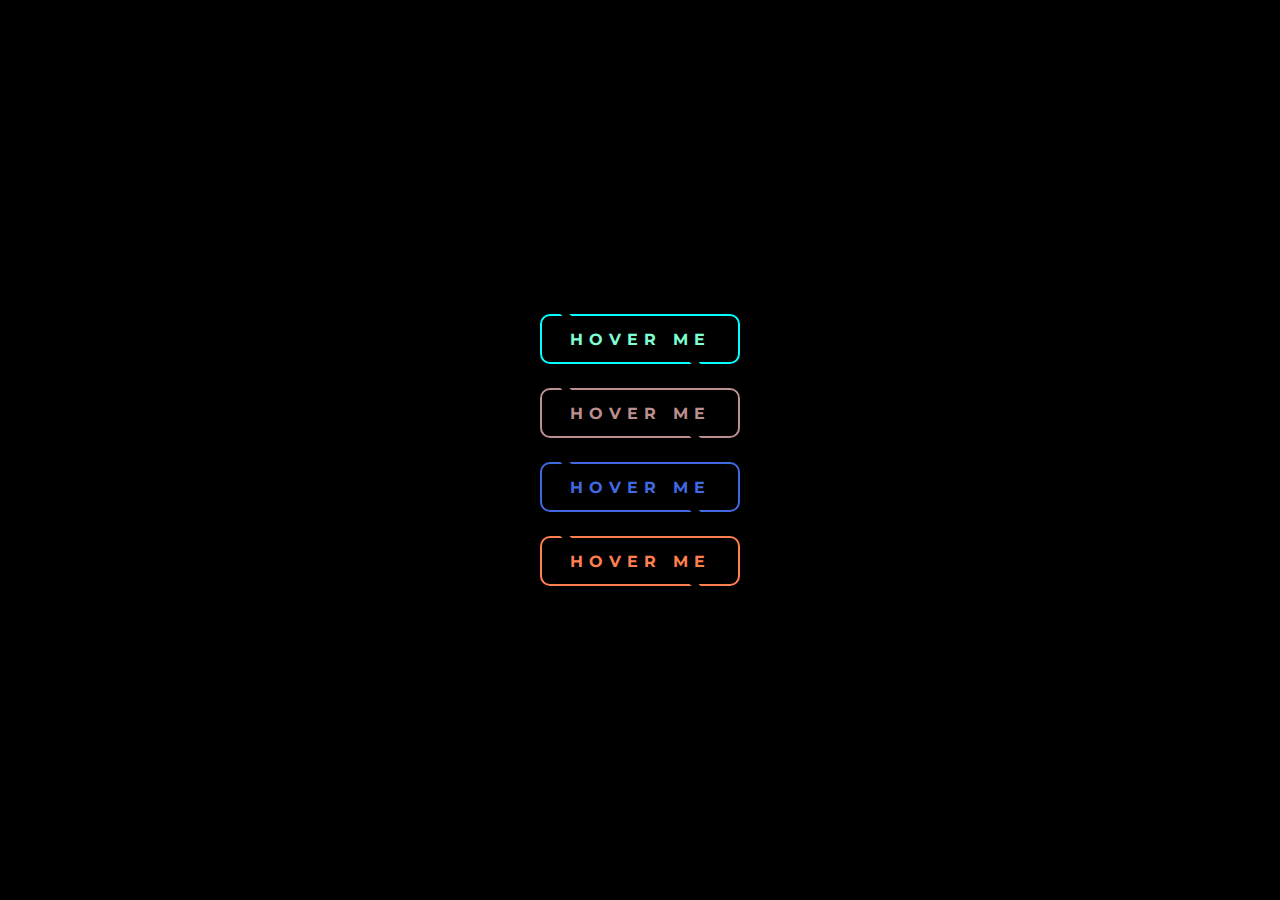
<file: Desafio CSS/Dia 02/index.html>
<!DOCTYPE html>

<html lang="pt-br">
    <head>
        <meta charset="UTF-8">
        <title>Curso de CSS3</title>

        <link rel="stylesheet" href="style.css">
    </head>
    <body>

        <main class="conteiner">

            <div class="d1">
                <button class="btn1">HOVER ME</button>
                <button class="btn2">HOVER ME</button>
                <button class="btn3">HOVER ME</button>
                <button class="btn4">HOVER ME</button>
            </div>


        </main>
        
    
    </body>
    </html>
</file>
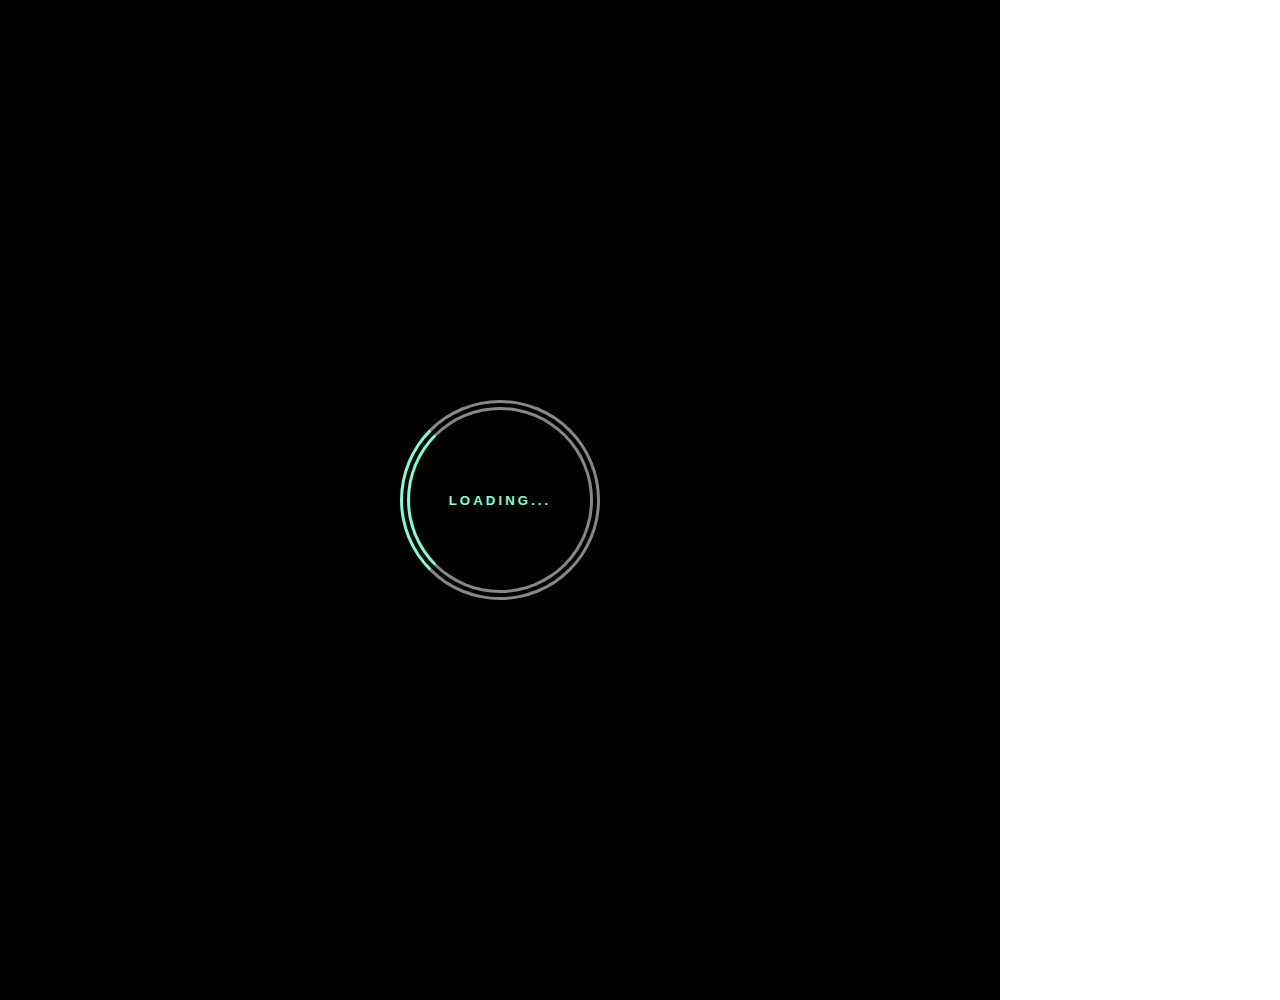
<file: Desafio CSS/Dia01/index.html>
<!DOCTYPE html>

<html lang="pt-br">
    <head>
        <meta charset="UTF-8">
        <title>Loading Animado</title>

        
        <link rel="stylesheet" href="style.css">

    </head>
    <body>
        <main class="container">
            <p class="spinner-text">LOADING...</p>
            <div class="spinner"></div>
        </main>

    </body>

    </html>
</file>
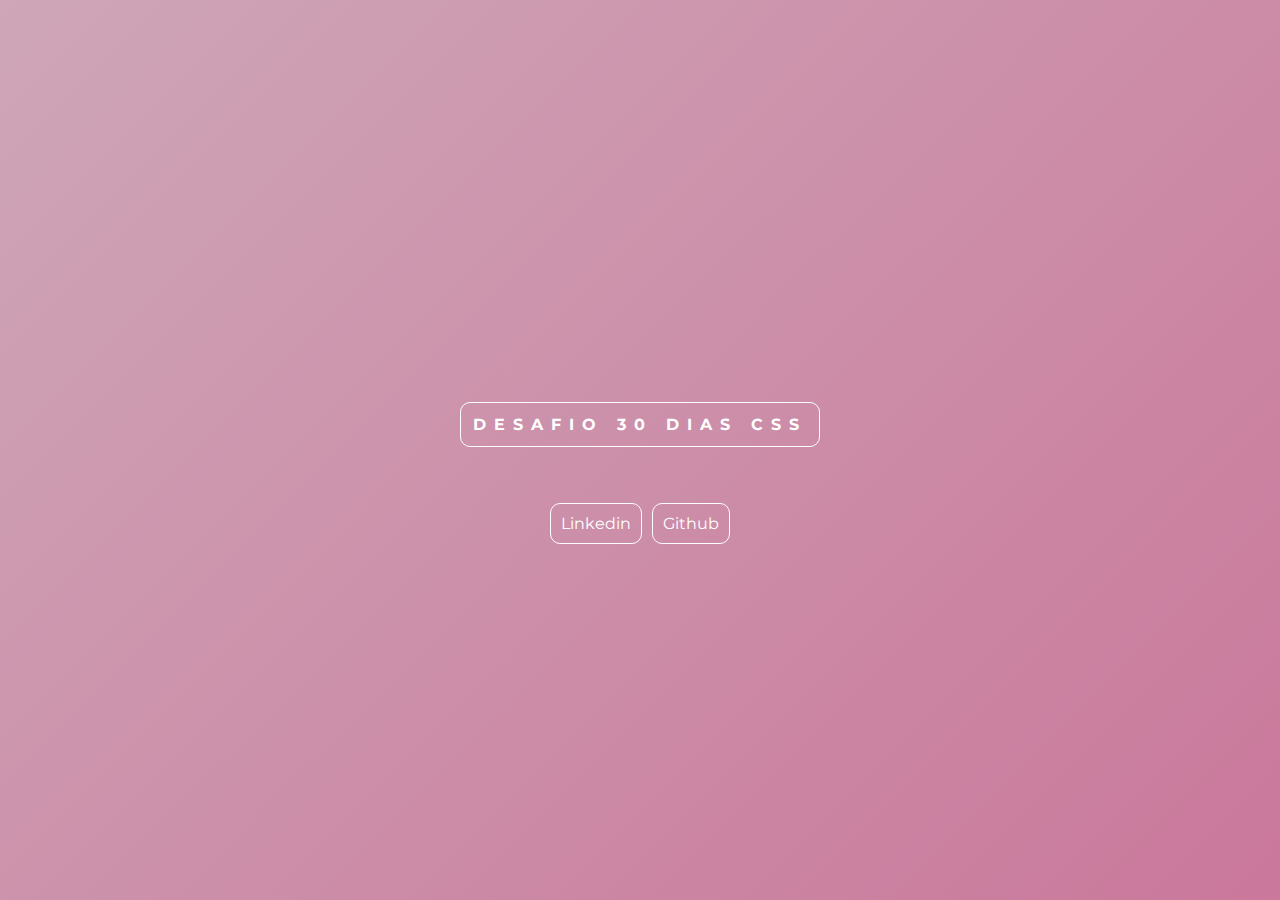
<file: Desafio CSS/Dia03/index.html>
<!DOCTYPE html>

<html lang="pt-br">
    <head>
        <meta charset="UTF-8">
        <title>Desafio CSS</title>
        <link rel="stylesheet" href="style.css">

    </head>
    <body>
        <div class="d1">
            <h1>Desafio 30 dias CSS</h1>

        <div class="social-media">
                <a href="https://www.linkedin.com/in/michele-arias-70a868136/" target="_blank">Linkedin</a>
                <a href="https://github.com/michelearias" target="_blank">Github</a>
        </div>

        </div>

    </body>

    </html>
</file>
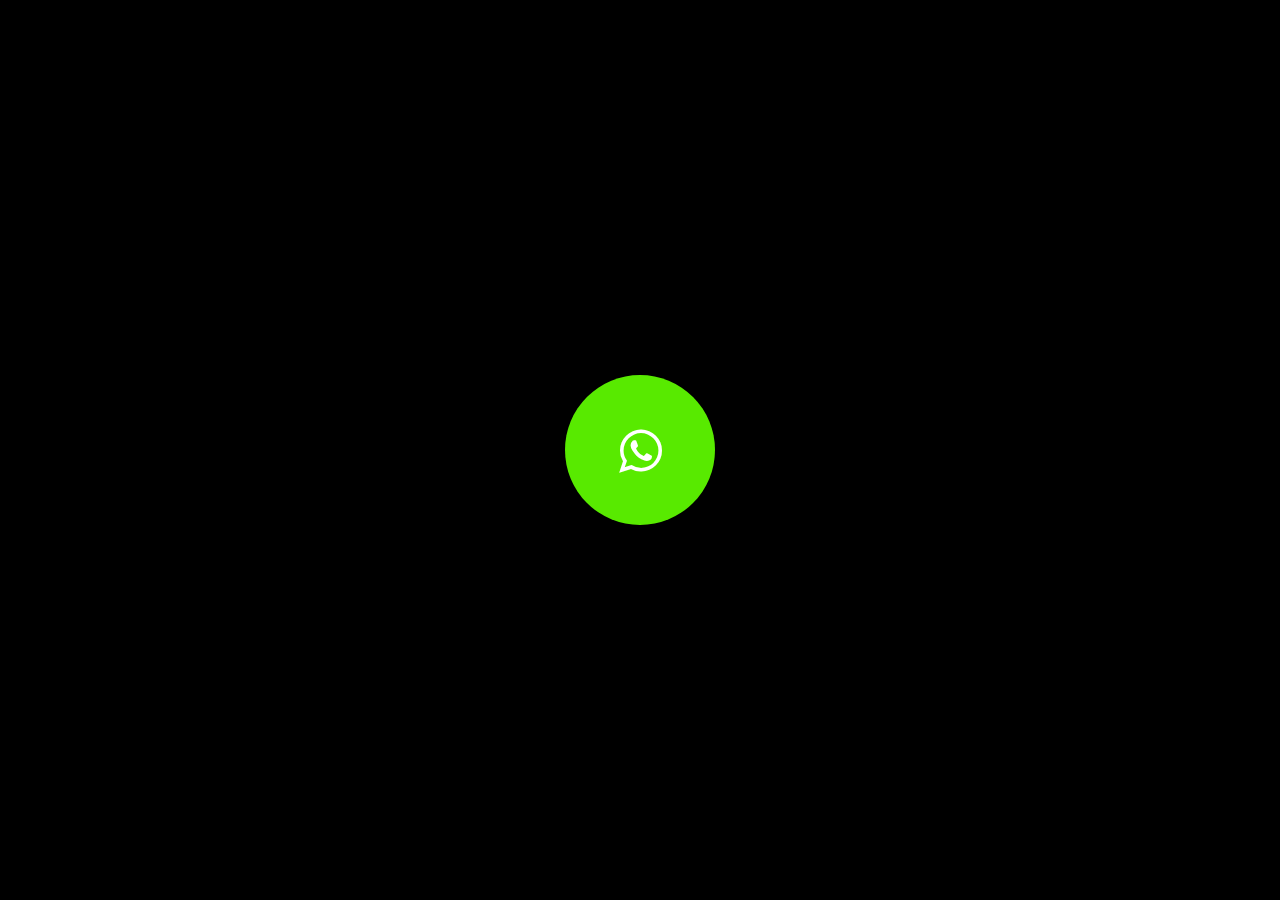
<file: Desafio CSS/Dia04/index.html>
<!DOCTYPE html>
<html lang="pt-br">
<head>
    <meta charset="UTF-8">
    <meta name="viewport" content="width=device-width, initial-scale=1.0">
    <meta http-equiv="X-UA-Compatible" content="ie=edge">
    <title>Desafio CSS - Dia 04</title>
    <link rel="stylesheet" href="style.css">
    <link rel="stylesheet" href="https://stackpath.bootstrapcdn.com/font-awesome/4.7.0/css/font-awesome.min.css" integrity="sha384-wvfXpqpZZVQGK6TAh5PVlGOfQNHSoD2xbE+QkPxCAFlNEevoEH3Sl0sibVcOQVnN" crossorigin="anonymous">

</head>
<body>
    <div class="pulse">
            <i class="fa fa-whatsapp" aria-hidden="true"></i>

    </div>
    
</body>
</html>
</file>
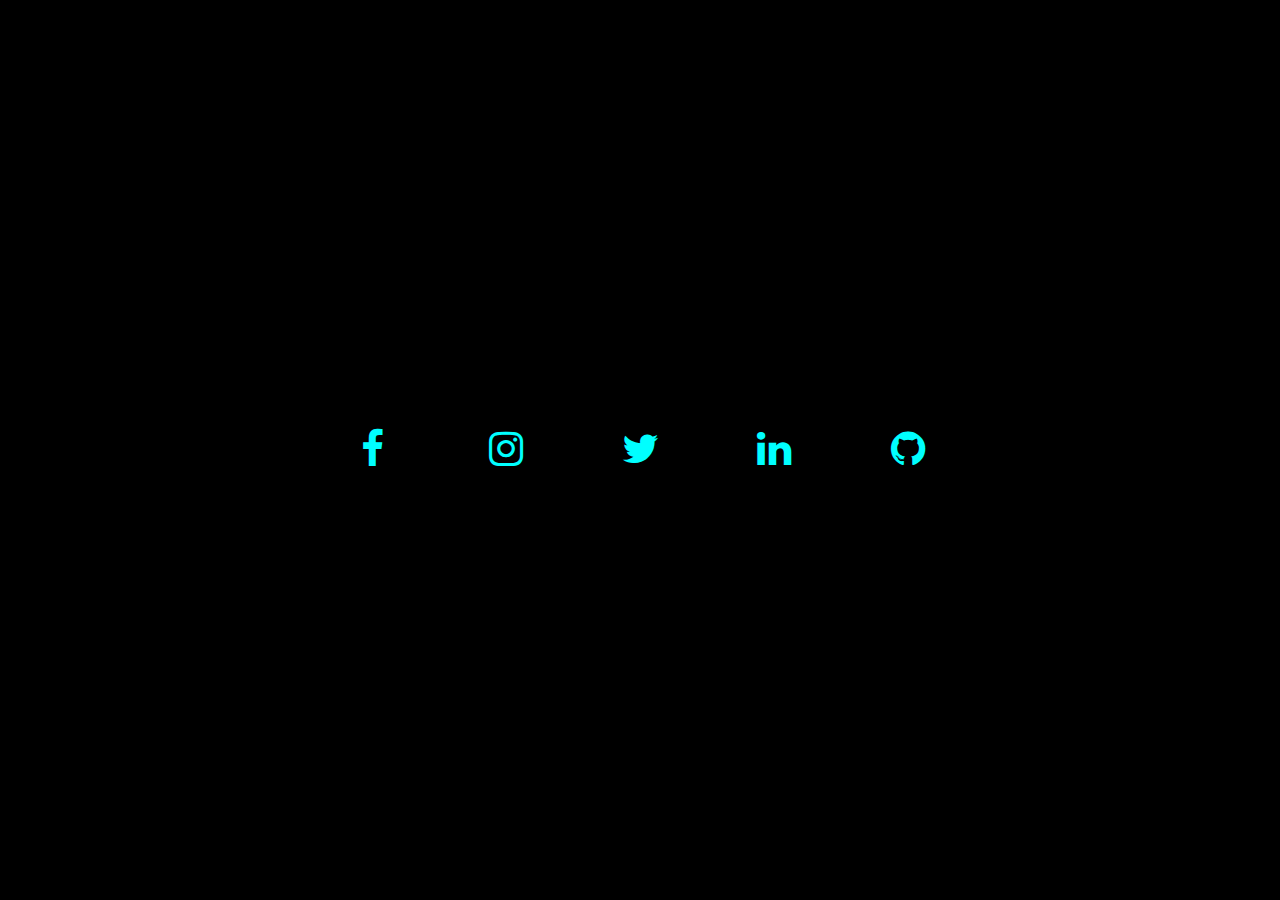
<file: Desafio CSS/Dia05/index.html>
<!DOCTYPE html>
<html lang="pt-br">
<head>
    <meta charset="UTF-8">
    <meta name="viewport" content="width=device-width, initial-scale=1.0">
    <meta http-equiv="X-UA-Compatible" content="ie=edge">
    <title>Desafio CSS</title>
    <link rel="stylesheet" href="style.css">
    <link rel="stylesheet" href="https://stackpath.bootstrapcdn.com/font-awesome/4.7.0/css/font-awesome.min.css" integrity="sha384-wvfXpqpZZVQGK6TAh5PVlGOfQNHSoD2xbE+QkPxCAFlNEevoEH3Sl0sibVcOQVnN" crossorigin="anonymous">
</head>
<body>
    <div class="social-media">
        <a href="#"><i class="fa fa-facebook" aria-hidden="true"></i></a>
        <a href="#"><i class="fa fa-instagram" aria-hidden="true"></i></a>
        <a href="#"><i class="fa fa-twitter" aria-hidden="true"></i></a>
        <a href="#"><i class="fa fa-linkedin" aria-hidden="true"></i></a>
        <a href="#"><i class="fa fa-github" aria-hidden="true"></i></a>
    </div>
    
</body>
</html>
</file>
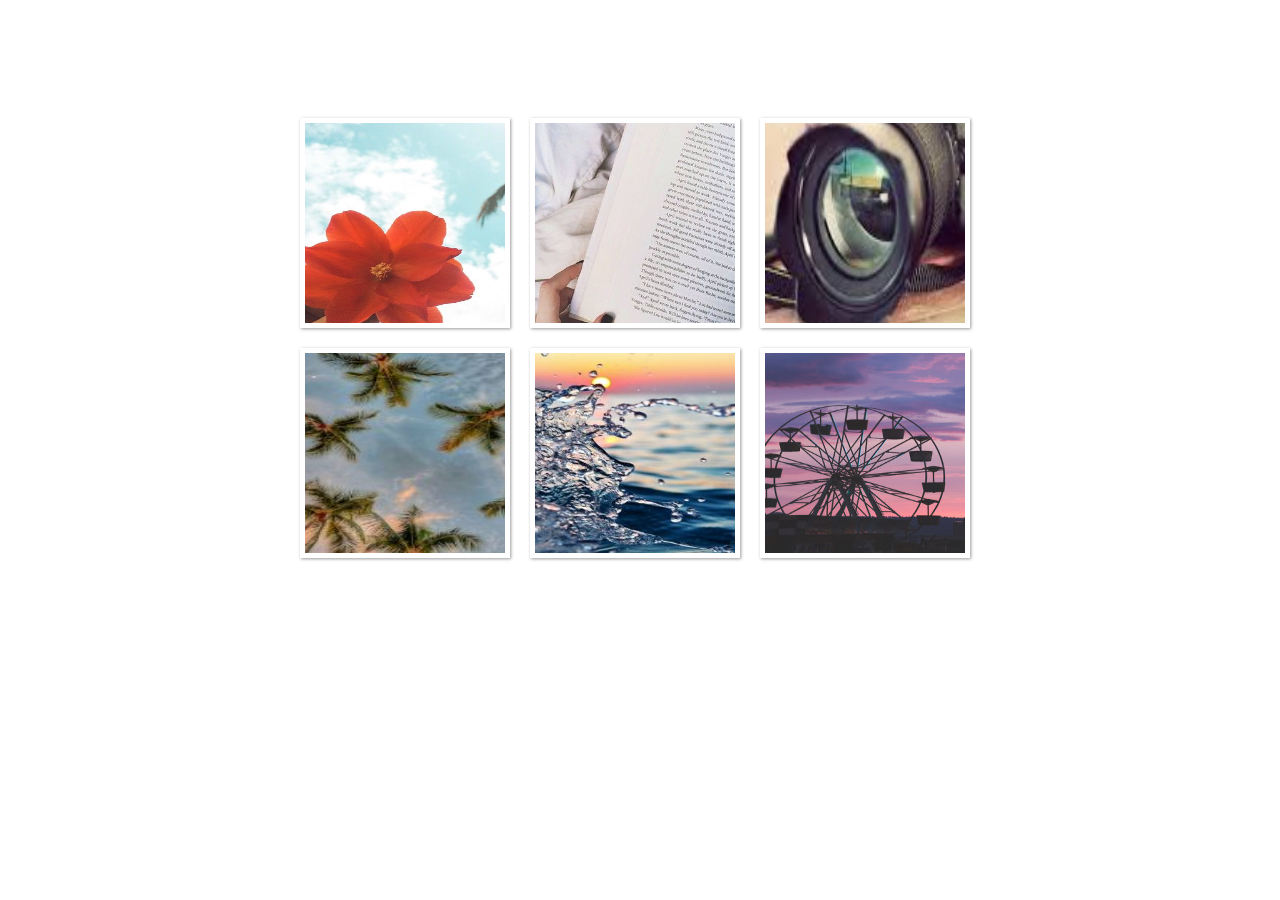
<file: Desafio CSS/Dia06/index.html>
<!DOCTYPE html>
<html lang="pt-br">
<head>
    <meta charset="UTF-8"/>
    <title>Tudo sobre Google Glass</title>
    
    <link rel="stylesheet" href="style.css"/>
    
</head>


<body>
    <div id="interface">

<ul id="album-fotos"> <!--criar album de fotos-->

<li id="foto01"><span>Lorem ipsum dolor sit amet.</li></span> <!-- lista de itens / lista nao ordenada-->
<li id="foto02"><span>Lorem ipsum dolor sit amet.</li></span>
<li id="foto03"><span>Lorem ipsum dolor sit amet</li></span>
<li id="foto04"><span>Lorem ipsum dolor sit amet</li></span>
<li id="foto05"><span>Lorem ipsum dolor sit amet.</li></span>
<li id="foto06"><span>Lorem ipsum dolor sit amet.</li></span>
</ul>
  
    </div>
</body>
</html>
</file>
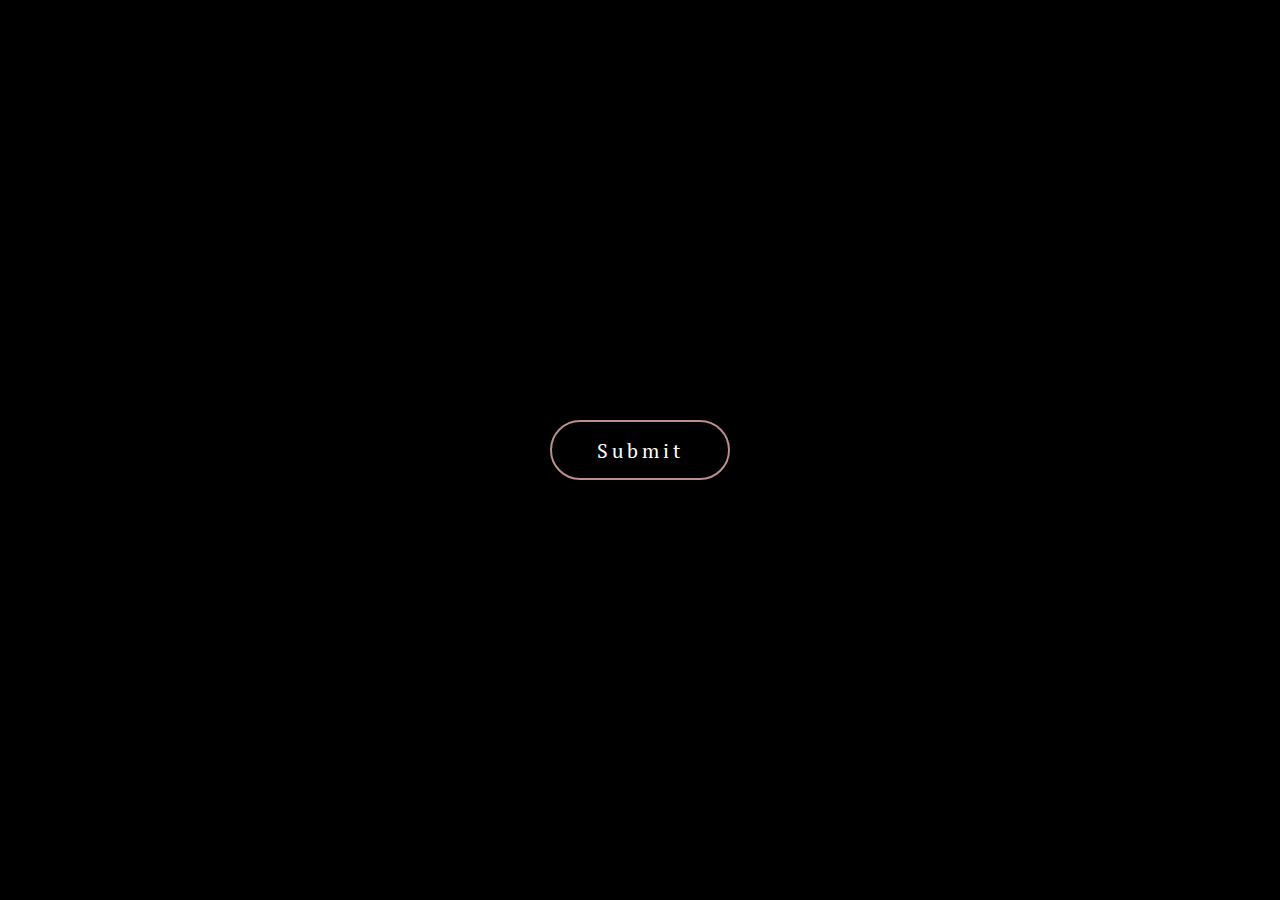
<file: Desafio CSS/Dia07/index.html>
<!DOCTYPE html>
<html lang="pt-br">
<head>
    <meta charset="UTF-8"/>
    <title>Desafio CSS</title>
    
    <link rel="stylesheet" href="style.css"/>
    
</head>


<body>
   <button>
       <span>Submit</span>
       <svg xmLns="http://www.w3.org/2000/svg" width="24" height="24" viewBox="0 0 24 24">
            <path d="M0 11c2.761.575 6.312 1.688 9 3.438 3.15-4.23 8.828-8.187 15-11.438-5.861 5.775-10.711 12.328-14 18.917-2.651-3.766-5.547-7.271-10-10.917z">
            </path>
       </svg>
   </button>
</body>
</html>
</file>
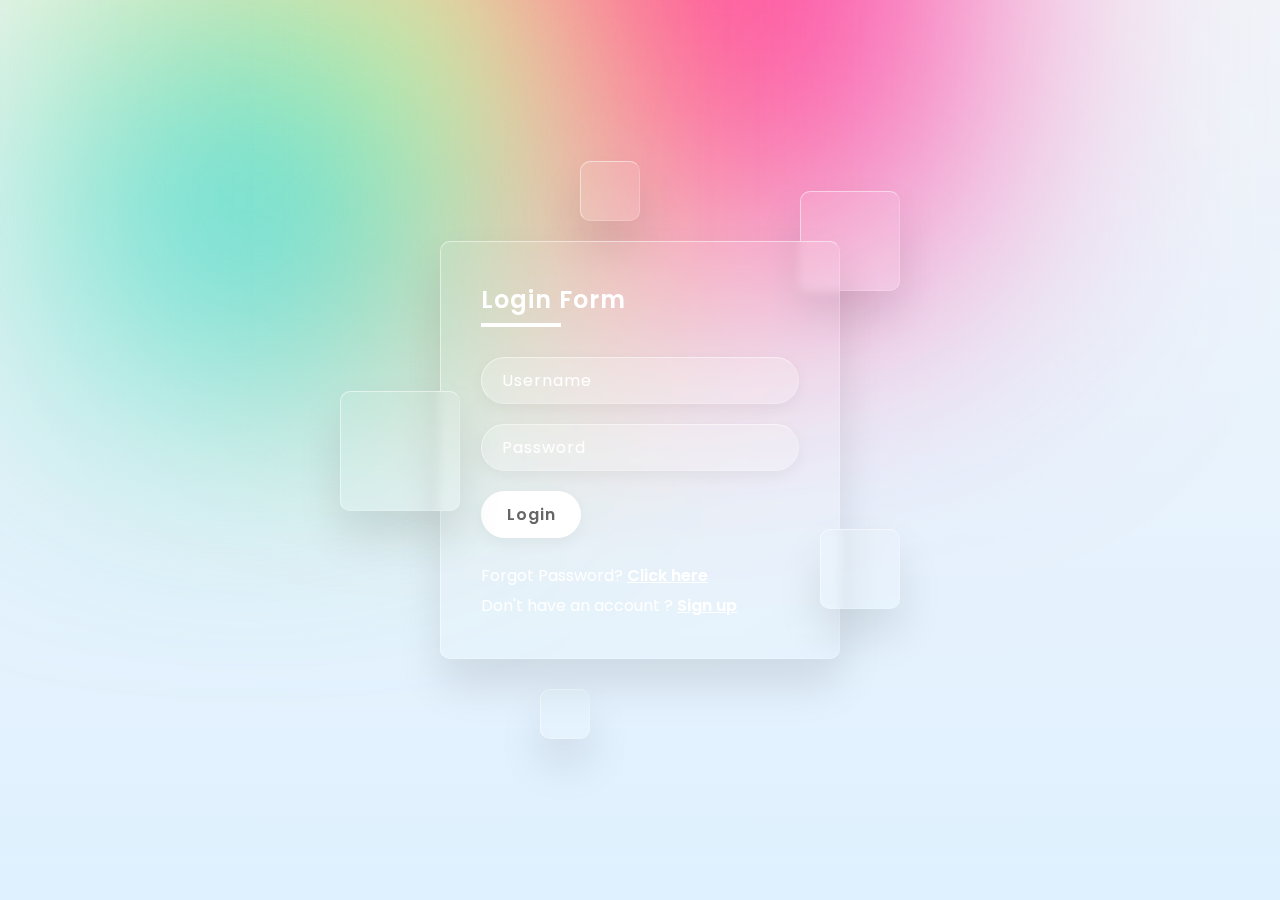
<file: Desafio CSS/Dia08/index.html>
<!DOCTYPE html>
<html lang="pt-br">
<head>
    <meta charset="UTF-8">
    <meta http-equiv="X-UA-Compatible" content="IE=edge">
    <meta name="viewport" content="width=device-width, initial-scale=1.0">
    <title>Formulário Login</title>
    <link rel="stylesheet" href="style.css">
</head>
<body>
    <section>
        <div class="color"></div>
        <div class="color"></div>
        <div class="color"></div>
        <div class="box">
            <div class="square" style="--i:0;"></div>
            <div class="square" style="--i:1;"></div>
            <div class="square" style="--i:2;"></div>
            <div class="square" style="--i:3;"></div>
            <div class="square" style="--i:4;"></div>
            <div class="container">
                <div class="form">
                    <header><h2>Login Form</h2></header>
                    <form action="">
                        <div class="inputBox">
                            <input type="text" name="fname" id="fname" placeholder="Username"></div>
                        <div class="inputBox">
                            <input type="password" name="fsenha" id="fsenha" placeholder="Password"></div>
                        <div class="inputBox">
                            <input type="submit" value="Login"></div>

                        <p class="forget">Forgot Password? <a href="#">Click here</a></p>
                        <p class="forget">Don't have an account ? <a href="#">Sign up</a></p>
                    </form>
                </div>
            </div>

        </div>
    </section>

    
</body>
</html>
</file>
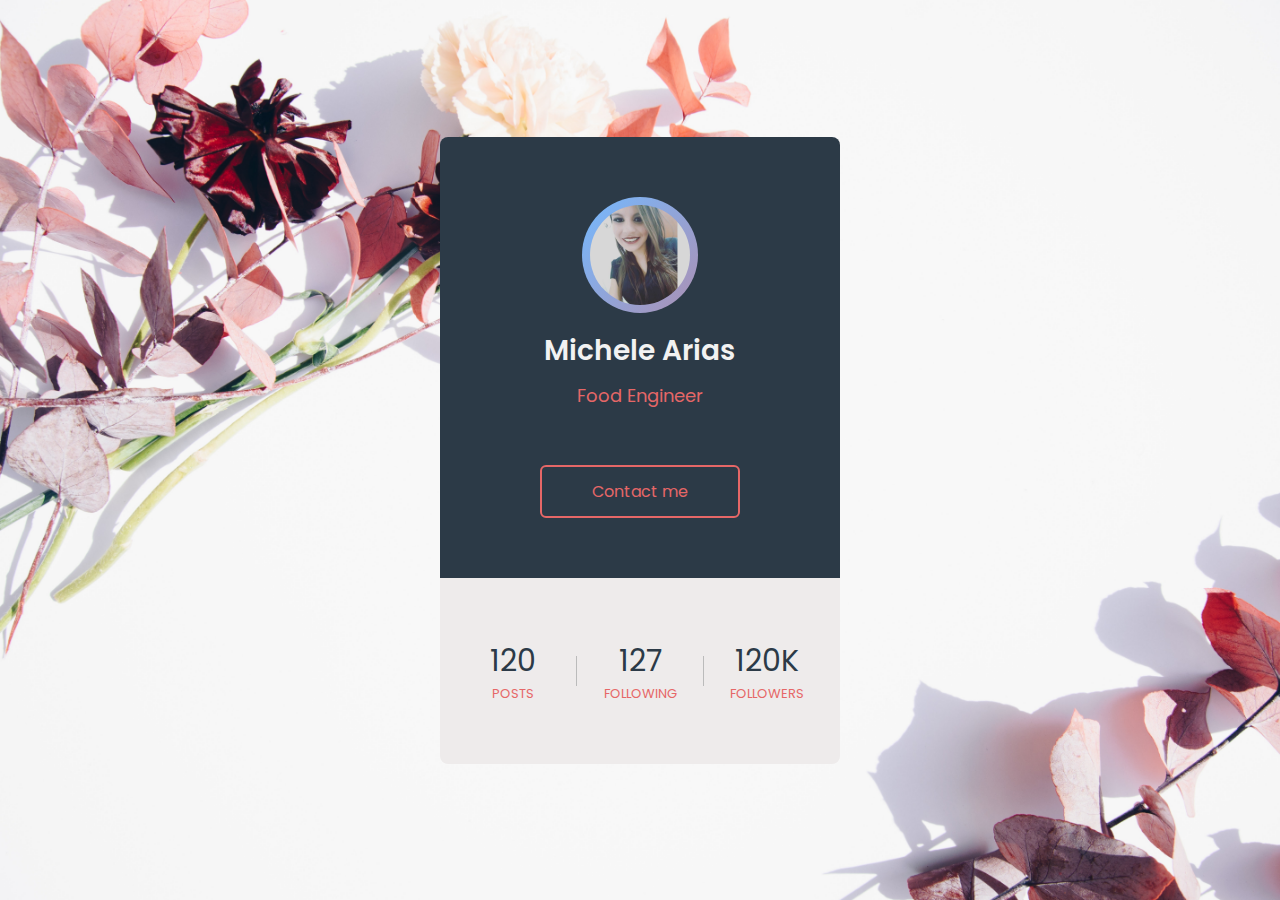
<file: Desafio CSS/Dia09/index.html>
<!DOCTYPE html>
<html lang="pt-br">
<head>
    <meta charset="UTF-8">
    <meta http-equiv="X-UA-Compatible" content="IE=edge">
    <meta name="viewport" content="width=device-width, initial-scale=1.0">
    <title>Profile Card</title>
    <link rel="stylesheet" href="style.css">
    <link rel="stylesheet" href="https://cdnjs.cloudflare.com/ajax/libs/font-awesome/6.0.0-beta3/css/all.min.css" integrity="sha512-Fo3rlrZj/k7ujTnHg4CGR2D7kSs0v4LLanw2qksYuRlEzO+tcaEPQogQ0KaoGN26/zrn20ImR1DfuLWnOo7aBA==" crossorigin="anonymous" referrerpolicy="no-referrer" />
    
</head>
<body>
    <div class="profile-card">
        <div class="card-header">
            <div class="pic">
                <img src="imagens/1599895884312.jpg" alt="Foto do perfil">
            </div>
            <div class="name">Michele Arias</div>
            <div class="desc">Food Engineer</div>
            <div class="social-media">
                <a href="#" class="fab  fa-facebook"></a>
                <a href="#" class="fab fa-instagram"></a>
                <a href="#" class="fab fa-github"></a>
                <a href="#" class="fab fa-youtube"></a> 
            </div>
            <a href="#" class="contact-btn">Contact me</a>
        </div>
        <div class="card-footer">
            <div class="numbers">
                <div class="item">
                    <span>120</span>
                    Posts
                </div>
                <div class="border"></div>
                <div class="item">
                    <span>127</span>
                    Following
                </div>
                <div class="border"></div>
                <div class="item">
                    <span>120K</span>
                    Followers
                </div>
            </div>
        </div>
    </div>
    
</body>
</html>
</file>
<file: Desafio CSS/Dia 02/style.css>
@charset "UTF-8";

@import url('https://fonts.googleapis.com/css2?family=Montserrat:wght@200&display=swap');

body {
    margin: 0px;
    padding: 0px;
}

.conteiner {
    background: #000;
    background-size: 400% 400%;
    width: 100vw;
    height: 100vh;
    display: flex;
    justify-content: center;
    align-items: center;

}

.d1 {
    width: 20rem;
    height: 20rem;
    display: flex;
    align-items: center;
    justify-content: space-evenly;
    flex-direction: column;
}

button {
    font-family:'Montserrat', sans-serif;
    font-size: 16px;
    font-weight: 700;
    border-radius: 10px;
    letter-spacing: 6px;
    text-transform: uppercase;
    width: 200px;
    height: 50px;
    background-color: transparent;
    cursor: pointer;
    outline: none;
    position: relative;
}

.btn1 {
    color: aquamarine;
    border: 2px solid aqua;
}

.btn2 {
    color: rosybrown;
    border: 2px solid rosybrown;
}

.btn3 {
    color: royalblue;
    border: 2px solid royalblue;
}

.btn4 {
    color: coral;
    border: 2px solid coral;
}


.btn1::before, .btn1::after, .btn2::before, .btn2::after, .btn3::before, .btn3::after, .btn4::before, .btn4::after {
    content: "";
    position: absolute;
    height: 3px;
    width: 9px;
    background-color: #000;
    transform: skewX(50deg);
    transition: .4s linear;
}

.btn1::before, .btn2::before, .btn3::before, .btn4::before   {
    top: -2px;
    left: 10%;
}

.btn1::after, .btn2::after, .btn3::after, .btn4::after {
    bottom: -2px;
    right: 20%;
}

.btn1:hover::after, .btn2:hover::after, .btn3:hover::after, .btn4:hover::after {
    right: 85%;
}

.btn1:hover::before, .btn2:hover::before, .btn3:hover::before, .btn4:hover::before {
    left: 85%;
}
</file>
<file: Desafio CSS/Dia01/style.css>
@charset "UTF-8";

@keyframes loading { /* inserir animacao */
   0% {transform: rotate(0)}
   100% {transform: rotate(360deg)}
}

body {
    margin: 0px; /* margem */
    padding: 0px; /* margem interna */
}

.container {
    width: 1000px; /* largura */
    height: 1000px; /* altura */
    background-color: #000; /* cor de fundo */
    display: flex;
    justify-content: center;
    align-items: center;
    position: relative;
}

.spinner-text {
    color:aquamarine; /* cor do texto */
    font-family: 'Franklin Gothic Medium', 'Arial Narrow', Arial, sans-serif;
    font-size: 10pt; /* tamanho da fonte */
    font-weight: 800; /* peso da fonte */
    text-transform: uppercase; /* letras maiúsculas */
    text-align: center; /* alinhamento do texto */
    position: absolute;
    letter-spacing: 3px;
}

.spinner {
    border-radius: 100%;
    border: 10px double #888;
    border-left-color:aquamarine;
    height: 180px;
    width: 180px;
    display: flex;
    justify-content: center;
    align-items: center;
    animation-name: loading; /* nome da animacao */
    animation-duration: 2s; /* duracao da animacao */
    animation-timing-function: linear; 
    animation-iteration-count: infinite;
}
</file>
<file: Desafio CSS/Dia03/style.css>
@charset "UTF-8";

@import url('https://fonts.googleapis.com/css2?family=Montserrat:wght@200&display=swap');

@keyframes backgroundTransition { /* animacao transicao de animacao */
    0% {
        background-position: 0% 70%;
    }
    50% {
        background-position: 70% 100%;
    }
    100% {
        background-position: 0% 80%;
    }
}

body {
    margin: 0px;
    padding: 0px;
    color: #fff;
}

.d1 {
    width: 100vw; /* largura (100% da largura da janela)*/
    height: 100vh; /* altura (100% da altura da janela */
    background: linear-gradient(-45deg, #62223e, #3b1c2a, #c96992, #cea6b7); /* gradiente de cores para gradiente */
    background-size: 400% 400%;
    display: flex;
    flex-direction: column;
    justify-content: center;
    align-items: center;
    animation-name: backgroundTransition; /* nome da animacao */
    animation-duration: 10s; /* duracao da animacao */
    animation-iteration-count: infinite; /* quantas vezes a animacao ira se repetir */
    animation-timing-function: ease-in-out; /* configura a curva de velocidade da animacao */
}

h1 {
    margin: 50px; /* margem */
    padding: 12px 12px; /* margem interna */
    border: 1px solid #fff; /* configuracao bordas */
    border-radius: 10px; /* arredondamento da borda */
    font-size: 16px; /* tamanho da fonte */
    font-family: 'Montserrat', sans-serif; /* nome da fonte */
    font-weight: bold; /* peso da fonte */
    letter-spacing: 8px; /* espacamento entre as letras */
    text-transform: uppercase; /* letras maiusculas */

}

.social-media {
    margin-top: 1px;
    display: flex;
}

a {
    margin:5px;
    font-family: 'Montserrat', sans-serif; 
    font-size: 16px;
    text-decoration: none;
    color: #fff;
    border: 1px solid #fff;
    border-radius: 10px;
    padding: 10px 10px;
    min-width: 4px;
    display: flex;
    justify-content: center;
    align-items: center;
    transition: ease-in-out;

}

a:hover {
    color: #000;
    background-color: #fff;
}
</file>
<file: Desafio CSS/Dia05/style.css>
@charset "UTF-8";

body {
    margin: 0;
    padding: 0;
    height: 100vh;
    display: flex;
    align-items: center;
    justify-content: center;
    background-color: #000;
}

.social-media a {
    width: 100px;
    height: 100px;
    font-size: 40px;
    display: inline-block;
    line-height: 100px;
    text-align: center;
    color: aqua; /* #6ab04c */
    margin: 0 15px;
    transition: .5s linear;
    position: relative;
    
}

.social-media a::before, .social-media a::after {
    content: '';
    position: absolute;
    box-sizing: border-box;
    width: 100%;
    height: 100%;
    left: 0;
    top: 0;
    transition: .5s linear;
}

.social-media a:hover {
    transform: scale(.9);
}

.social-media a:hover::before {
    border-left: 4px solid;
    border-right: 4px solid;
    transform: skewX(20deg)
}

.social-media a:hover::after {
    border-top: 4px solid;
    border-bottom: 4px solid;
    transform: skewY(-20deg)
}
</file>
<file: Desafio CSS/Dia06/style.css>
@charset "UTF-8";

ul#album-fotos {
    width: 700px;
    margin: 0 auto;
    padding: 100px;
    overflow: hidden;
    list-style: none; /*lista sem demarcador*/
}

ul#album-fotos li {
    
    float: left; /* um do lado do outro */
    width: 200px; /* largura */
    height: 200px; /* largura */
    margin: 10px; /* margem fora */
    border: 5px solid white; /* borda */
    background-color: #ffffff; /* plano de fundo quadro */
    box-shadow: 1px 1px 3px rgba(0,0,0,.4);  /* sombra */
    -webkit-transition: all .4s ease-in; /* monitorar todos os efeitos, tempo da transicao, forma do efeito (ampliacao de maneira suave) */
}

ul#album-fotos li:hover {
    -webkit-transform: scale(1.5); /*quando passa o mouse amplia a foto */
}

ul#album-fotos li span {
    opacity: 0; /* nao aparecer legenda na imagem */
    color: #ffffff;
    text-shadow: 1px 1px 1px #000000;
    background-color: rgba(0,0,0,.3);
    font-size: 9pt;
    line-height: 370px;
    padding: 5px;
}

ul#album-fotos li:hover span { /* legenda aparecer quando o mouse passar por cima */
    opacity: 1;
}

ul#album-fotos li#foto01 {
    background: url('foto01.jpg') no-repeat;
    background-position: 50% 50%; /* mudar o posicionamento da imagem */
    background-size: 400px 400px; /* tamanho original da imagem colocada */
    background-color: #ffffff; /* cor do plano de fundo da imagem */
}

ul#album-fotos li#foto01:hover { /* passar o mouse sobre a imagem reduzir a tela quando passar o mouse*/
    background-position: 0px 0px; /* voltar a mostrar a parte de cima da tela */
    background-size: 200px 200px; 
}

ul#album-fotos li#foto02 {
    background: url('foto02.jpg') no-repeat;
    background-position: 50% 50%; /* mudar o posicionamento da imagem */
    background-size: 400px 400px; /* tamanho original da imagem colocada */
    background-color: #ffffff; /* cor do plano de fundo da imagem */
}

ul#album-fotos li#foto02:hover { /* passar o mouse sobre a imagem reduzir a tela quando passar o mouse*/
    background-position: 0px 0px; /* voltar a mostrar a parte de cima da tela */
    background-size: 200px 200px; 
}

ul#album-fotos li#foto03 {
    background: url('foto03.jpg') no-repeat;
    background-position: 50% 50%; /* mudar o posicionamento da imagem */
    background-size: 400px 400px; /* tamanho original da imagem colocada */
    background-color: #ffffff; /* cor do plano de fundo da imagem */
}

ul#album-fotos li#foto03:hover { /* passar o mouse sobre a imagem reduzir a tela quando passar o mouse*/
    background-position: 0px 0px; /* voltar a mostrar a parte de cima da tela */
    background-size: 200px 200px; 
}

ul#album-fotos li#foto04 {
    background: url('foto04.jpg') no-repeat;
    background-position: 50% 50%; /* mudar o posicionamento da imagem */
    background-size: 400px 400px; /* tamanho original da imagem colocada */
    background-color: #ffffff; /* cor do plano de fundo da imagem */
}

ul#album-fotos li#foto04:hover { /* passar o mouse sobre a imagem reduzir a tela quando passar o mouse*/
    background-position: 0px 0px; /* voltar a mostrar a parte de cima da tela */
    background-size: 200px 200px; 
}

ul#album-fotos li#foto05 {
    background: url('foto05.jpg') no-repeat;
    background-position: 50% 50%; /* mudar o posicionamento da imagem */
    background-size: 400px 400px; /* tamanho original da imagem colocada */
    background-color: #ffffff; /* cor do plano de fundo da imagem */
}

ul#album-fotos li#foto05:hover { /* passar o mouse sobre a imagem reduzir a tela quando passar o mouse*/
    background-position: 0px 0px; /* voltar a mostrar a parte de cima da tela */
    background-size: 200px 200px; 
}

ul#album-fotos li#foto06 {
    background: url('foto06.jpg') no-repeat;
    background-position: 50% 50%; /* mudar o posicionamento da imagem */
    background-size: 400px 400px; /* tamanho original da imagem colocada */
    background-color: #ffffff; /* cor do plano de fundo da imagem */
}

ul#album-fotos li#foto06:hover { /* passar o mouse sobre a imagem reduzir a tela quando passar o mouse*/
    background-position: 0px 0px; /* voltar a mostrar a parte de cima da tela */
    background-size: 200px 200px; 
}
</file>
<file: Desafio CSS/Dia07/style.css>
@charset "UTF-8";

@import url('https://fonts.googleapis.com/css2?family=PT+Serif:ital@1&display=swap');

@keyframes spin { 
    80%{
        border: 2px solid transparent;
        border-left: 2px solid rosybrown;
    }
    100%{
        transform: rotate(1080deg);
        border: 2px solid rosybrown;
    }
}

@keyframes check{
    to{fill:rosybrown};
}

* {
    margin: 0;
    padding:0;
}

body {
    width: 100vw;
    height: 100vh;
    background: #000;
    display: flex;
    align-items: center;
    justify-content:center;
    overflow: hidden;

}

button {
    width: 180px;
    height: 60px;
    background:none;
    border-radius: 50px;
    border: 2px solid rosybrown;
    display: flex;
    align-items: center;
    justify-content: center;
    cursor: pointer;
    transition: 500ms;
}

span, svg {
    position: absolute;
    color: #fff;
    fill: transparent; /* cor da imagem svg */
    font-size: 20px; /* tamanho da fonte */
    font-family: 'PT Serif', serif;
    letter-spacing: .2em; /* espacamento da letra */
    font-weight: 300; /* peso da fonte */
}

button:focus{
    outline: none;
    border: 2px solid transparent;
    width: 60px;
    border-left: 2px solid rosybrown;
    border-bottom: 2px solid rosybrown;
    animation: spin 2s 500ms forwards;

}

button:focus span {
    color: transparent;
}

button:focus svg {
    animation: check 500ms 2300ms forwards;
}
</file>
<file: Desafio CSS/Dia08/style.css>
@charset "UTF-8";

@import url('https://fonts.googleapis.com/css2?family=Poppins:wght@200;300&family=Sriracha&display=swap');

*{
    margin:0;
    padding:0;
    box-sizing: border-box;
    font-family: 'Poppins', sans-serif;
}

body{
    overflow: hidden;
}

section{
    display: flex;
    justify-content: center;
    align-items: center;
    min-height: 100vh;
    background: linear-gradient(to bottom, #f1f4f9,#dff1ff);
}

section .color{
    position: absolute;
    filter: blur(150px);
}

section .color:nth-child(1){/* representa o primeiro elemento da section */
    top: -350px;
    width: 600px;
    height: 600px;
    background: #ff359b;
} 

section .color:nth-child(2){/* representa o segundo elemento da section */
    top: -150px;
    left: 100px;
    width: 500px;
    height: 500px;
    background: #fffd87;
} 

section .color:nth-child(3){/* representa o terceio elemento da section */
    top: 50px;
    left: 100px;
    width: 300px;
    height: 300px;
    background: #00d2ff;
} 

.box{
    position: relative;
}

.box .square{
    position: absolute;
    backdrop-filter: blur(5px);
    box-shadow: 0 25px 45px rgba(0,0,0,0.1);
    border: 1px solid rgba(255,255,255,0.5);
    border-right: 1px solid rgba(255,255,255,0.2);
    border-bottom: 1px solid rgba(255,255,255,0.2);
    background: rgba(255,255,255,0.1);
    border-radius: 10px;
    animation: animate 10s linear infinite;
    animation-delay: calc(-1s * var(--i));
}

@keyframes animate
{
    0%,100%{
        transform: translateY(-40px);
    }
    50%{
        transform: translateY(40px);
    }
}

.box .square:nth-child(1){
    top: -50px;
    right: -60px;
    width: 100px;
    height: 100px;
}

.box .square:nth-child(2){
    top: 150px;
    left: -100px;
    width: 120px;
    height: 120px;
    z-index: 2;
}

.box .square:nth-child(3){
    bottom: 50px;
    right: -60px;
    width: 80px;
    height: 80px;
    z-index: 2;
}

.box .square:nth-child(4){
    bottom: -80px;
    left: 100px;
    width: 50px;
    height: 50px;
    ;
}

.box .square:nth-child(5){
    top: -80px;
    left: 140px;
    width: 60px;
    height: 60px;
    
}

.container{
    position: relative;
    width: 400px;
    min-height: 400px;
    background: rgba(255,255,255,0.1);
    border-radius: 10px;
    display: flex;
    justify-content: center;
    align-items: center;
    backdrop-filter: blur(5px);
    box-shadow: 0 25px 45px rgba(0,0,0,0.1);
    border: 1px solid rgba(255,255,255,0.5);
    border-right: 1px solid rgba(255,255,255,0.2);
    border-bottom: 1px solid rgba(255,255,255,0.2);
}

.form{
    position: relative;
    width: 100%;
    height: 100%;
    padding: 40px;

}

.form h2{
    position: relative;
    color: #fff;
    font-size: 24px;
    font-weight: 600;
    letter-spacing: 1px;
    margin-bottom: 40px;
}

.form h2:before{
    content: '';
    position: absolute;
    left: 0;
    bottom: -10px;
    width: 80px;
    height: 4px;
    background: #fff;
}

.form .inputBox{
    width: 100%;
    margin-top: 20px;
}

.form .inputBox input{
    width: 100%;
    background: rgba(255,255,255,0.2);
    border: none;
    outline: none;
    padding: 10px 20px;
    border-radius: 35px;
    border: 1px solid rgba(255,255,255,0.5);
    border-right: 1px solid rgba(255,255,255,0.2);
    border-bottom: 1px solid rgba(255,255,255,0.2);
    font-size: 16px;
    letter-spacing: 1px;
    color: #fff;
    box-shadow: 0 5px 15px rgba(0,0,0,0.05);
}

.form .inputBox input::placeholder{
    color: #fff;
}

.form .inputBox input[type="submit"]{
    background: #fff;
    color: #666;
    max-width: 100px;
    cursor: pointer;
    margin-bottom: 20px;
    font-weight: 600;
}

.forget{
    margin-top: 5px;
    color: #fff;
}

.forget a{
    color: #fff;
    font-weight: 600;
}
</file>
<file: Desafio CSS/Dia09/style.css>
@charset "UTF-8";

@import url('https://fonts.googleapis.com/css2?family=Poppins:wght@200;300&family=Sriracha&display=swap');

*{
    margin: 0;
    padding: 0;
    font-family: 'Poppins', sans-serif;
    box-sizing: border-box;
    text-decoration: none;
}

body{
    height: 100vh;
    background: url('imagens/pexels-evie-shaffer-2395249.jpg') no-repeat center;
    background-size: cover;
    display: flex;
    align-items: center;
    justify-content: center;
}

.profile-card{
    width: 400px;
    text-align: center;
    border-radius: 8px;
    overflow: hidden;
}

.card-header{
    background: #2c3a47;
    padding: 60px 40px;
}

.pic{
    display: inline-block;
    padding: 8px;
    background: linear-gradient(130deg, #74b9ff, #e66767);
    margin: auto;
    border-radius: 50%;
    background-size: 200% 200%;
    animation: animated-gradient 2s linear infinite;
}

@keyframes animated-gradient{
    25%{
        background-position: left bottom;
    }
    50%{
        background-position: right bottom;
    }
    75%{
        background-position: right top;
    }
    100%{
        background-position: left top;
    }
}

.pic img{
    display: block;
    width: 100px;
    height: 100px;
    border-radius: 50%;
}

.name{
    color: #f2f2f2;
    font-size: 28px;
    font-weight: 600;
    margin: 10px 0;

}

.desc{
    font-size: 18px;
    color: #e66767;
}

.social-media{
    display: flex;
    justify-content: center;
    margin: 20px 0;
}

.social-media a{
    color: #f2f2f2;
    width: 56px;
    font-size: 22px;
    transition: .3s linear;
}

.social-media a:hover{
    color: #e66767;
}

.contact-btn{
    display: inline-block;
    padding: 12px 50px;
    color: #e66767;
    border: 2px solid #e66767;
    border-radius: 6px;
    margin-top: 16px;
    transition: .3s linear;
}

.contact-btn:hover{
    background: #e66767;
    color: #f2f2f2;
}

.card-footer{
    background: #eeebeb;
    padding: 60px 10px;
}

.numbers{
    display: flex;
    align-items: center;
}

.item{
    flex: 1;
    text-transform: uppercase;
    font-size: 13px;
    color: #e66767;
}

.item span{
    display: block;
    color: #2c3a47;
    font-size: 30px;
}

.border{ /* linha vertical */
    width: 1px;
    height: 30px;
    background: #bbb;
}
</file>
<file: Desafio CSS/Dia04/style.css>
@charset "UTF-8";

@keyframes animate {
    0% {
        transform: scale(0.5);
        opacity: 0;
    }

    50% {
    
        opacity: 1;
    }

    0% {
        transform: scale(1.5);
        opacity: 0;
    }
}

body {
    margin: 0px;
    padding: 0px;
    background: #000;
     
}

.pulse {
    position: absolute;
    top: 50%;
    left: 50%;
    transform: translate(-50%,-50%);
    width: 150px;
    height: 150px;
    background: #58ea00;
    color: #fff;
    border-radius: 50%;
    text-align: center;
    font-size: 50px;
    line-height: 154px;
   
}

.pulse:before, .pulse:after {
    content: '';
    display: block;
    position: absolute;
    border: 50%;
    border: 1px solid #58ea00;
    left: -20px;
    right: -20px;
    top: -20px;
    bottom: -20px;
    border-radius: 50%;
    animation: animate 1.5s linear infinite;
    opacity: 0;
    backface-visibility: hidden;
    
    
}

.pulse:after {
    animation-delay: .5s;
}
</file>
